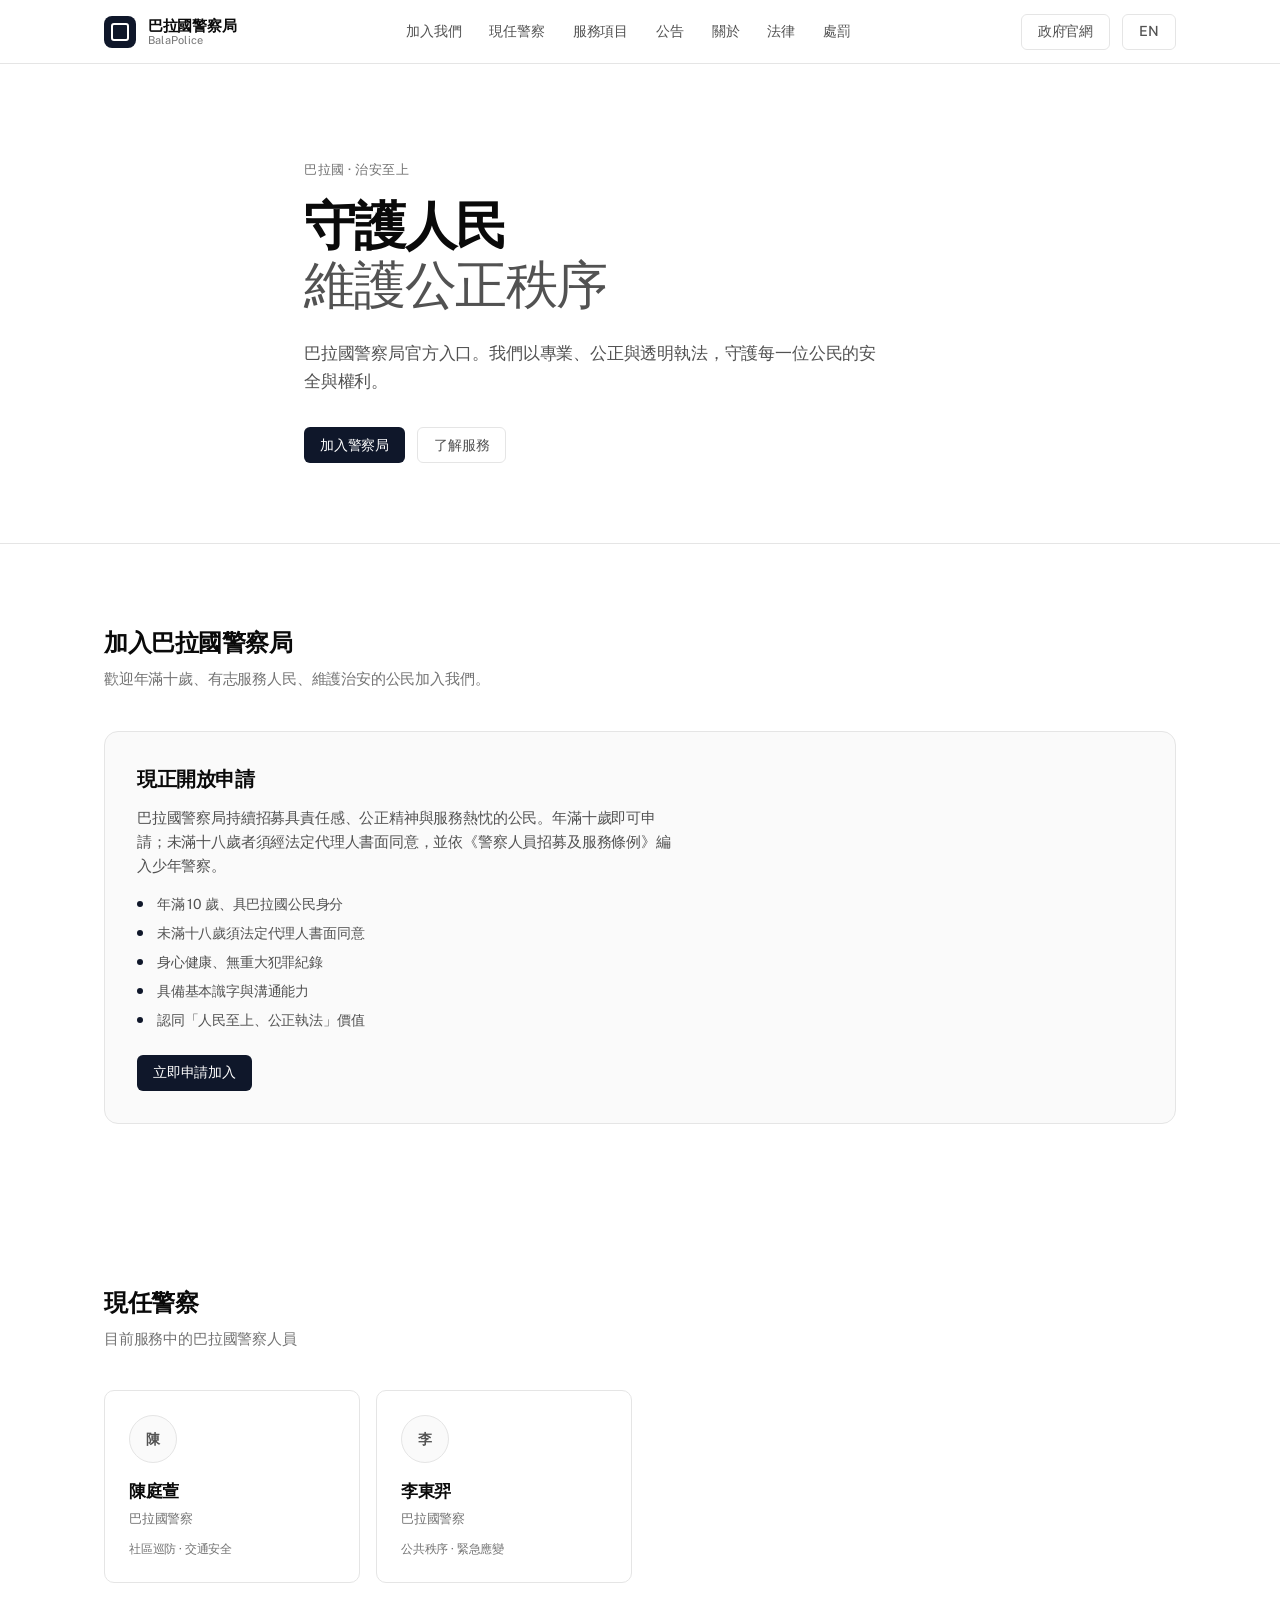
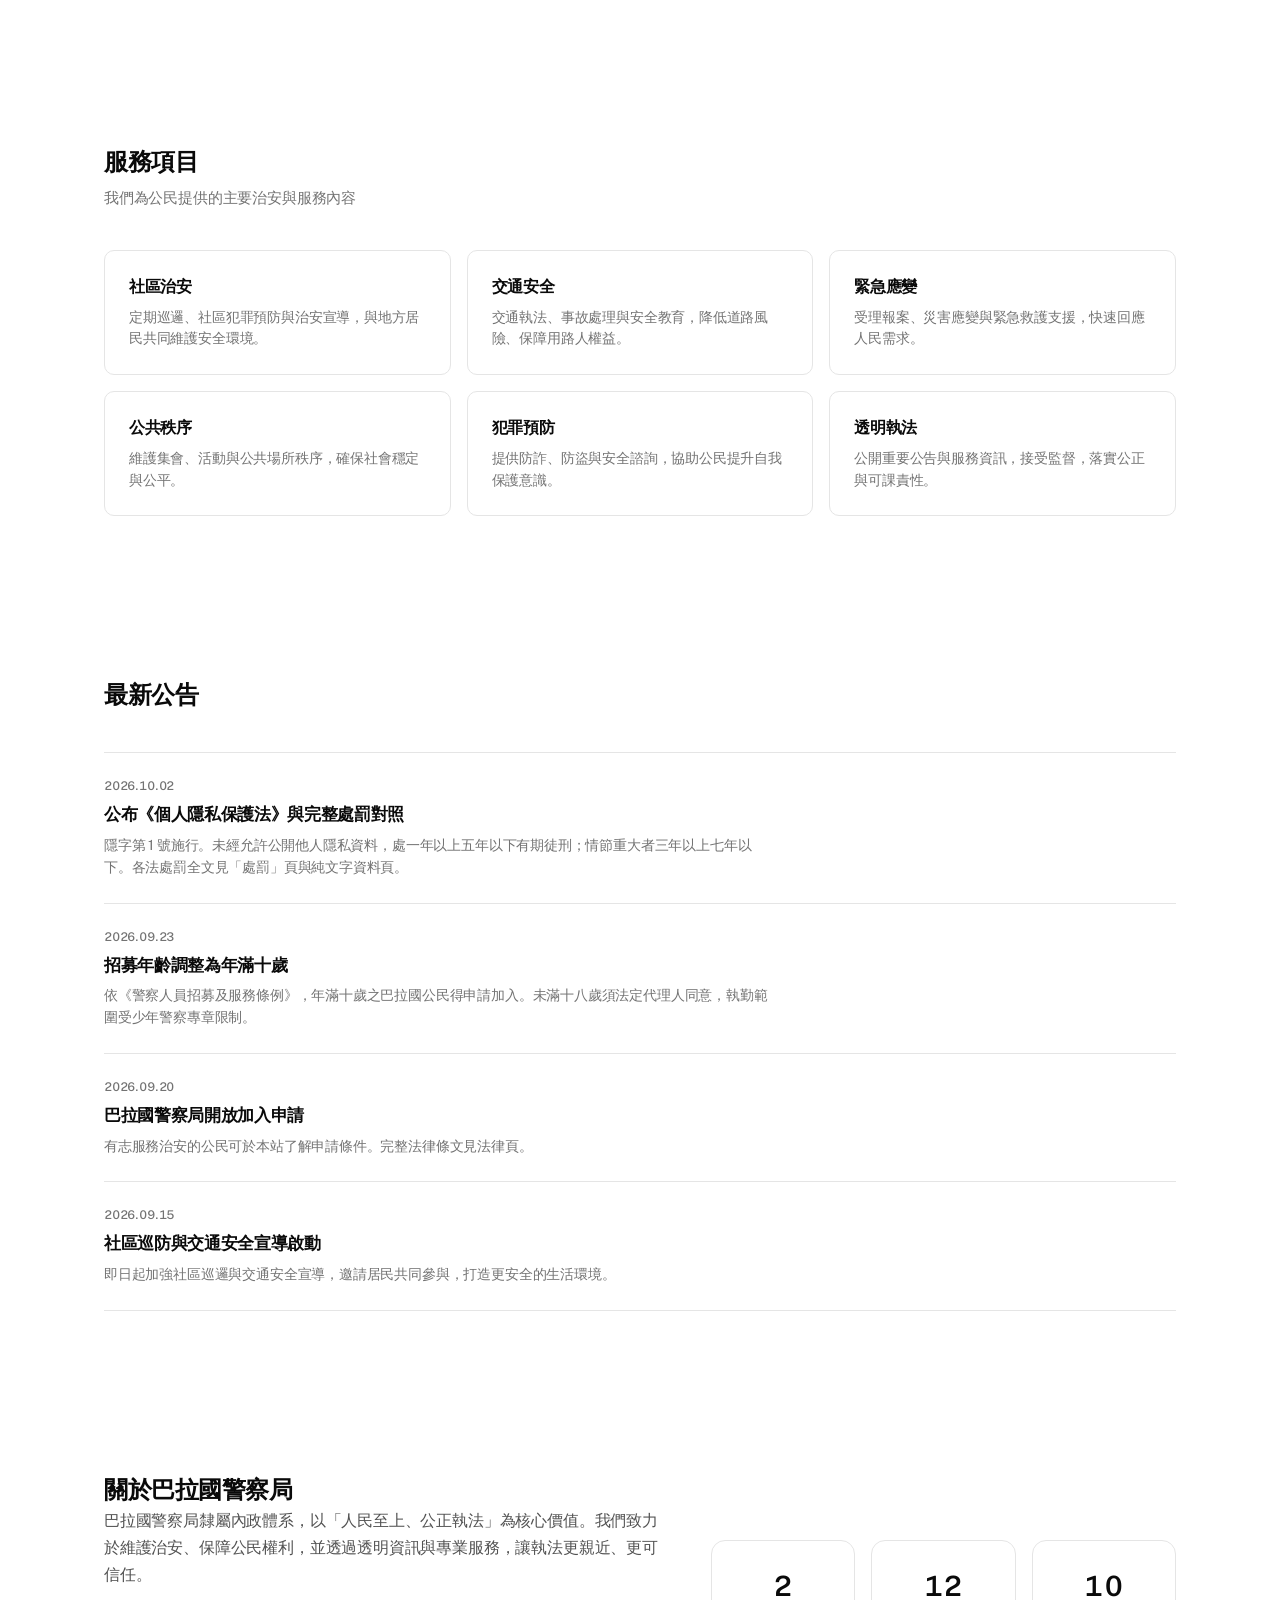
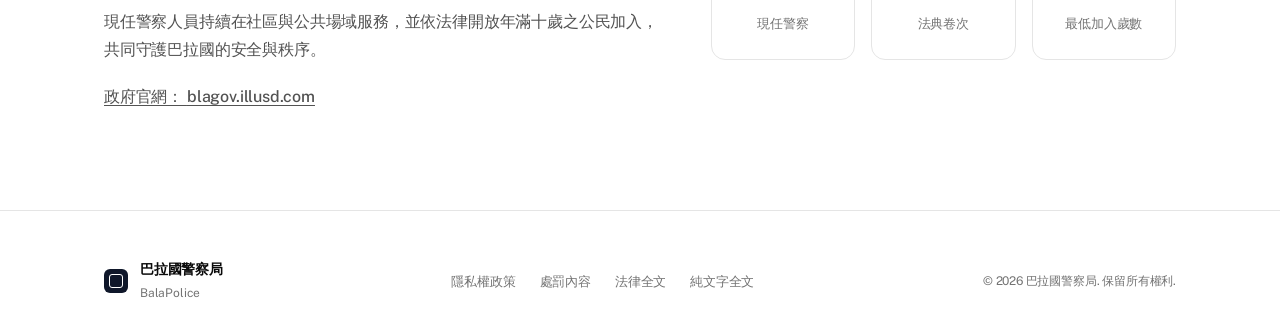
<file: index.html>
<!DOCTYPE html>
<html lang="zh-Hant">
<head>
  <meta charset="UTF-8">
  <meta name="viewport" content="width=device-width, initial-scale=1.0">
  <title>巴拉國警察局 | BalaPolice</title>
  <meta name="description" content="巴拉國警察局官方入口 — 維護治安、服務人民、公正執法">
  <link rel="preconnect" href="https://fonts.googleapis.com">
  <link rel="preconnect" href="https://fonts.gstatic.com" crossorigin>
  <link href="https://fonts.googleapis.com/css2?family=Public+Sans:ital,wght@0,300;0,400;0,500;0,600;0,700;1,400&display=swap" rel="stylesheet">
  <link rel="stylesheet" href="styles.css">
  <link rel="stylesheet" href="styles-extra.css">
</head>
<body>
  <a href="#main" class="skip-link">跳至主要內容</a>
  <header class="site-header" id="header">
    <div class="container header-inner">
      <a href="/" class="logo" aria-label="巴拉國警察局首頁">
        <span class="logo-mark" aria-hidden="true"></span>
        <span class="logo-text">
          <span class="logo-zh">巴拉國警察局</span>
          <span class="logo-en">BalaPolice</span>
        </span>
      </a>
      <nav class="nav" aria-label="主要導覽">
        <ul class="nav-list">
          <li><a href="#join" class="nav-link">加入我們</a></li>
          <li><a href="#officers" class="nav-link">現任警察</a></li>
          <li><a href="#services" class="nav-link">服務項目</a></li>
          <li><a href="#news" class="nav-link">公告</a></li>
          <li><a href="#about" class="nav-link">關於</a></li>
          <li><a href="laws.html" class="nav-link">法律</a></li>
          <li><a href="penalties.html" class="nav-link">處罰</a></li>
        </ul>
      </nav>
      <div class="header-actions">
        <a href="https://blagov.illusd.com/" class="btn btn-ghost" target="_blank" rel="noopener noreferrer">政府官網</a>
        <button class="btn btn-ghost" type="button" id="lang-toggle" aria-label="切換語言">EN</button>
        <button class="menu-toggle" type="button" aria-label="開啟選單" aria-expanded="false" id="menu-toggle">
          <span></span><span></span>
        </button>
      </div>
    </div>
  </header>
  <div class="mobile-nav" id="mobile-nav" hidden>
    <nav aria-label="行動導覽">
      <ul>
        <li><a href="#join">加入我們</a></li>
        <li><a href="#officers">現任警察</a></li>
        <li><a href="#services">服務項目</a></li>
        <li><a href="#news">公告</a></li>
        <li><a href="#about">關於</a></li>
        <li><a href="laws.html">法律</a></li>
        <li><a href="penalties.html">處罰</a></li>
        <li><a href="laws-fetch.html">純文字全文</a></li>
        <li><a href="https://blagov.illusd.com/" target="_blank" rel="noopener noreferrer">政府官網</a></li>
      </ul>
    </nav>
  </div>
  <main id="main">
    <section class="hero">
      <div class="container hero-inner">
        <p class="hero-eyebrow">巴拉國 · 治安至上</p>
        <h1 class="hero-title">守護人民<br><span class="hero-title-accent">維護公正秩序</span></h1>
        <p class="hero-desc">巴拉國警察局官方入口。我們以專業、公正與透明執法，守護每一位公民的安全與權利。</p>
        <div class="hero-actions">
          <a href="#join" class="btn btn-primary">加入警察局</a>
          <a href="#services" class="btn btn-ghost">了解服務</a>
        </div>
      </div>
    </section>
    <section class="section join" id="join">
      <div class="container">
        <header class="section-header">
          <div>
            <h2 class="section-title">加入巴拉國警察局</h2>
            <p class="section-desc">歡迎年滿十歲、有志服務人民、維護治安的公民加入我們。</p>
          </div>
        </header>
        <div class="join-banner" data-stagger>
          <div class="join-banner-text">
            <h3>現正開放申請</h3>
            <p>巴拉國警察局持續招募具責任感、公正精神與服務熱忱的公民。年滿十歲即可申請；未滿十八歲者須經法定代理人書面同意，並依《警察人員招募及服務條例》編入少年警察。</p>
            <ul class="join-list">
              <li>年滿 10 歲、具巴拉國公民身分</li>
              <li>未滿十八歲須法定代理人書面同意</li>
              <li>身心健康、無重大犯罪紀錄</li>
              <li>具備基本識字與溝通能力</li>
              <li>認同「人民至上、公正執法」價值</li>
            </ul>
            <a href="https://forms.gle/H8WPyTT5m5z1YBww5" class="btn btn-primary" target="_blank" rel="noopener noreferrer">立即申請加入</a>
          </div>
        </div>
      </div>
    </section>
    <section class="section officers" id="officers">
      <div class="container">
        <header class="section-header">
          <div>
            <h2 class="section-title">現任警察</h2>
            <p class="section-desc">目前服務中的巴拉國警察人員</p>
          </div>
        </header>
        <div class="officers-grid">
          <article class="officer-card" data-stagger>
            <div class="officer-photo" aria-hidden="true"><div class="officer-initials">陳</div></div>
            <h3>陳庭萱</h3>
            <p class="officer-role">巴拉國警察</p>
            <p class="officer-meta">社區巡防 · 交通安全</p>
          </article>
          <article class="officer-card" data-stagger>
            <div class="officer-photo" aria-hidden="true"><div class="officer-initials">李</div></div>
            <h3>李東羿</h3>
            <p class="officer-role">巴拉國警察</p>
            <p class="officer-meta">公共秩序 · 緊急應變</p>
          </article>
        </div>
      </div>
    </section>
    <section class="section services" id="services">
      <div class="container">
        <header class="section-header">
          <div>
            <h2 class="section-title">服務項目</h2>
            <p class="section-desc">我們為公民提供的主要治安與服務內容</p>
          </div>
        </header>
        <div class="services-grid">
          <article class="service-card" data-stagger><h3>社區治安</h3><p>定期巡邏、社區犯罪預防與治安宣導，與地方居民共同維護安全環境。</p></article>
          <article class="service-card" data-stagger><h3>交通安全</h3><p>交通執法、事故處理與安全教育，降低道路風險、保障用路人權益。</p></article>
          <article class="service-card" data-stagger><h3>緊急應變</h3><p>受理報案、災害應變與緊急救護支援，快速回應人民需求。</p></article>
          <article class="service-card" data-stagger><h3>公共秩序</h3><p>維護集會、活動與公共場所秩序，確保社會穩定與公平。</p></article>
          <article class="service-card" data-stagger><h3>犯罪預防</h3><p>提供防詐、防盜與安全諮詢，協助公民提升自我保護意識。</p></article>
          <article class="service-card" data-stagger><h3>透明執法</h3><p>公開重要公告與服務資訊，接受監督，落實公正與可課責性。</p></article>
        </div>
      </div>
    </section>
    <section class="section news" id="news">
      <div class="container">
        <header class="section-header"><h2 class="section-title">最新公告</h2></header>
        <div class="news-list">
          <article class="news-item" data-stagger>
            <time datetime="2026-10-02">2026.10.02</time>
            <h3>公布《個人隱私保護法》與完整處罰對照</h3>
            <p>隱字第 1 號施行。未經允許公開他人隱私資料，處一年以上五年以下有期徒刑；情節重大者三年以上七年以下。各法處罰全文見「處罰」頁與純文字資料頁。</p>
          </article>
          <article class="news-item" data-stagger>
            <time datetime="2026-09-23">2026.09.23</time>
            <h3>招募年齡調整為年滿十歲</h3>
            <p>依《警察人員招募及服務條例》，年滿十歲之巴拉國公民得申請加入。未滿十八歲須法定代理人同意，執勤範圍受少年警察專章限制。</p>
          </article>
          <article class="news-item" data-stagger>
            <time datetime="2026-09-20">2026.09.20</time>
            <h3>巴拉國警察局開放加入申請</h3>
            <p>有志服務治安的公民可於本站了解申請條件。完整法律條文見法律頁。</p>
          </article>
          <article class="news-item" data-stagger>
            <time datetime="2026-09-15">2026.09.15</time>
            <h3>社區巡防與交通安全宣導啟動</h3>
            <p>即日起加強社區巡邏與交通安全宣導，邀請居民共同參與，打造更安全的生活環境。</p>
          </article>
        </div>
      </div>
    </section>
    <section class="section about" id="about">
      <div class="container about-inner">
        <div class="about-content">
          <h2 class="section-title">關於巴拉國警察局</h2>
          <p>巴拉國警察局隸屬內政體系，以「人民至上、公正執法」為核心價值。我們致力於維護治安、保障公民權利，並透過透明資訊與專業服務，讓執法更親近、更可信任。</p>
          <p>現任警察人員持續在社區與公共場域服務，並依法律開放年滿十歲之公民加入，共同守護巴拉國的安全與秩序。</p>
          <p class="about-link">政府官網： <a href="https://blagov.illusd.com/" target="_blank" rel="noopener noreferrer">blagov.illusd.com</a></p>
        </div>
        <div class="about-stats">
          <div class="stat" data-stagger><span class="stat-value">2</span><span class="stat-label">現任警察</span></div>
          <div class="stat" data-stagger><span class="stat-value">12</span><span class="stat-label">法典卷次</span></div>
          <div class="stat" data-stagger><span class="stat-value">10</span><span class="stat-label">最低加入歲數</span></div>
        </div>
      </div>
    </section>
  </main>
  <footer class="site-footer">
    <div class="container footer-inner">
      <div class="footer-brand">
        <span class="logo-mark small" aria-hidden="true"></span>
        <div><strong>巴拉國警察局</strong><span>BalaPolice</span></div>
      </div>
      <div class="footer-links">
        <a href="laws.html#privacy">隱私權政策</a>
        <a href="penalties.html">處罰內容</a>
        <a href="laws.html">法律全文</a>
        <a href="laws-fetch.html">純文字全文</a>
      </div>
      <p class="footer-copy">© 2026 巴拉國警察局. 保留所有權利.</p>
    </div>
  </footer>
  <script src="script.js"></script>
</body>
</html>
</file>
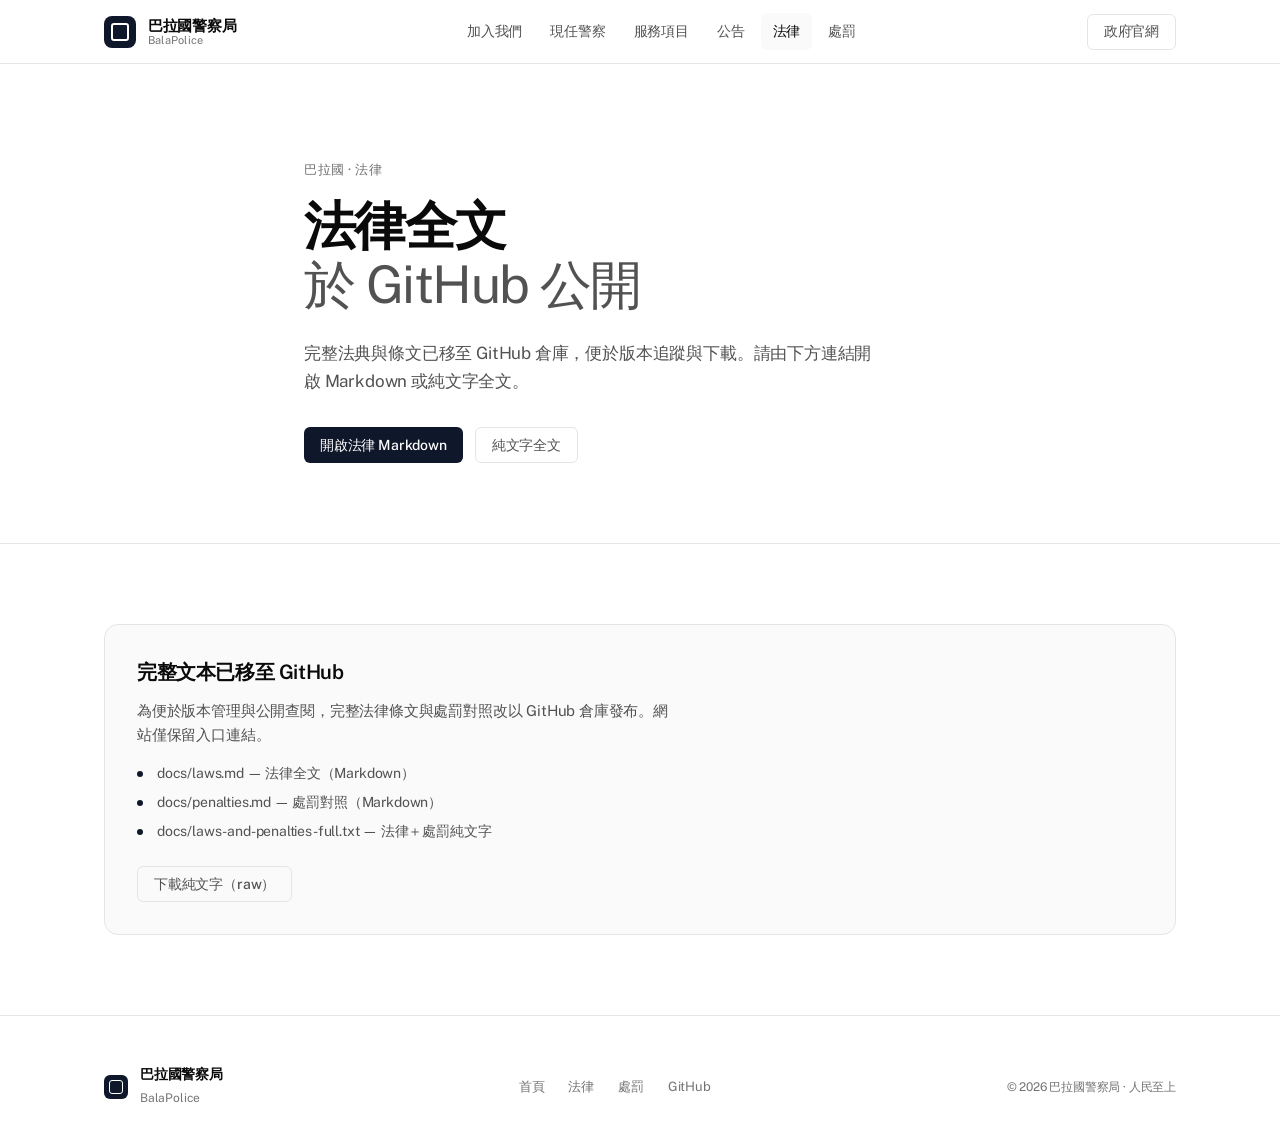
<file: laws.html>
<!DOCTYPE html>
<html lang="zh-Hant">
<head>
  <meta charset="UTF-8">
  <meta name="viewport" content="width=device-width, initial-scale=1.0">
  <title>法律全文 | BalaPolice</title>
  <meta name="description" content="巴拉國法律全文已發布於 GitHub">
  <link rel="preconnect" href="https://fonts.googleapis.com">
  <link rel="preconnect" href="https://fonts.gstatic.com" crossorigin>
  <link href="https://fonts.googleapis.com/css2?family=Public+Sans:ital,wght@0,300;0,400;0,500;0,600;0,700;1,400&display=swap" rel="stylesheet">
  <link rel="stylesheet" href="styles.css">
  <link rel="stylesheet" href="styles-extra.css">
</head>
<body>
  <a href="#main" class="skip-link">跳至主要內容</a>
  <header class="site-header" id="header">
    <div class="container header-inner">
      <a href="index.html" class="logo" aria-label="巴拉國警察局首頁">
        <span class="logo-mark" aria-hidden="true"></span>
        <span class="logo-text">
          <span class="logo-zh">巴拉國警察局</span>
          <span class="logo-en">BalaPolice</span>
        </span>
      </a>
      <nav class="nav" aria-label="主要導覽">
        <ul class="nav-list">
          <li><a href="index.html#join" class="nav-link">加入我們</a></li>
          <li><a href="index.html#officers" class="nav-link">現任警察</a></li>
          <li><a href="index.html#services" class="nav-link">服務項目</a></li>
          <li><a href="index.html#news" class="nav-link">公告</a></li>
          <li><a href="laws.html" class="nav-link is-active">法律</a></li>
          <li><a href="penalties.html" class="nav-link">處罰</a></li>
        </ul>
      </nav>
      <div class="header-actions">
        <a href="https://blagov.illusd.com/" class="btn btn-ghost" target="_blank" rel="noopener noreferrer">政府官網</a>
        <button class="menu-toggle" type="button" aria-label="開啟選單" aria-expanded="false" id="menu-toggle">
          <span></span><span></span>
        </button>
      </div>
    </div>
  </header>
  <div class="mobile-nav" id="mobile-nav" hidden>
    <nav aria-label="行動導覽">
      <ul>
        <li><a href="index.html#join">加入我們</a></li>
        <li><a href="index.html#officers">現任警察</a></li>
        <li><a href="index.html#services">服務項目</a></li>
        <li><a href="index.html#news">公告</a></li>
        <li><a href="laws.html">法律</a></li>
        <li><a href="penalties.html">處罰</a></li>
      </ul>
    </nav>
  </div>
  <main id="main">
    <section class="hero">
      <div class="container hero-inner">
        <p class="hero-eyebrow">巴拉國 · 法律</p>
        <h1 class="hero-title">法律全文<br><span class="hero-title-accent">於 GitHub 公開</span></h1>
        <p class="hero-desc">完整法典與條文已移至 GitHub 倉庫，便於版本追蹤與下載。請由下方連結開啟 Markdown 或純文字全文。</p>
        <div class="hero-actions">
          <a href="https://github.com/illusd/blapolice-file/blob/main/docs/laws.md" class="btn btn-primary" target="_blank" rel="noopener noreferrer">開啟法律 Markdown</a>
          <a href="https://github.com/illusd/blapolice-file/blob/main/docs/laws-and-penalties-full.txt" class="btn btn-ghost" target="_blank" rel="noopener noreferrer">純文字全文</a>
        </div>
      </div>
    </section>
    <section class="section">
      <div class="container">
        <div class="join-banner" data-stagger>
          <div class="join-banner-text">
            <h3>完整文本已移至 GitHub</h3>
            <p>為便於版本管理與公開查閱，完整法律條文與處罰對照改以 GitHub 倉庫發布。網站僅保留入口連結。</p>
            <ul class="join-list">
              <li><a href="https://github.com/illusd/blapolice-file/blob/main/docs/laws.md" target="_blank" rel="noopener noreferrer">docs/laws.md — 法律全文（Markdown）</a></li>
              <li><a href="https://github.com/illusd/blapolice-file/blob/main/docs/penalties.md" target="_blank" rel="noopener noreferrer">docs/penalties.md — 處罰對照（Markdown）</a></li>
              <li><a href="https://github.com/illusd/blapolice-file/blob/main/docs/laws-and-penalties-full.txt" target="_blank" rel="noopener noreferrer">docs/laws-and-penalties-full.txt — 法律＋處罰純文字</a></li>
            </ul>
            <p style="margin-top:1rem"><a href="https://raw.githubusercontent.com/illusd/blapolice-file/main/docs/laws-and-penalties-full.txt" class="btn btn-ghost" target="_blank" rel="noopener noreferrer">下載純文字（raw）</a></p>
          </div>
        </div>
      </div>
    </section>
  </main>
  <footer class="site-footer">
    <div class="container footer-inner">
      <div class="footer-brand">
        <span class="logo-mark small" aria-hidden="true"></span>
        <div><strong>巴拉國警察局</strong><span>BalaPolice</span></div>
      </div>
      <div class="footer-links">
        <a href="index.html">首頁</a>
        <a href="laws.html">法律</a>
        <a href="penalties.html">處罰</a>
        <a href="https://github.com/illusd/blapolice-file" target="_blank" rel="noopener noreferrer">GitHub</a>
      </div>
      <p class="footer-copy">© 2026 巴拉國警察局 · 人民至上</p>
    </div>
  </footer>
  <script src="script.js"></script>
</body>
</html>
</file>
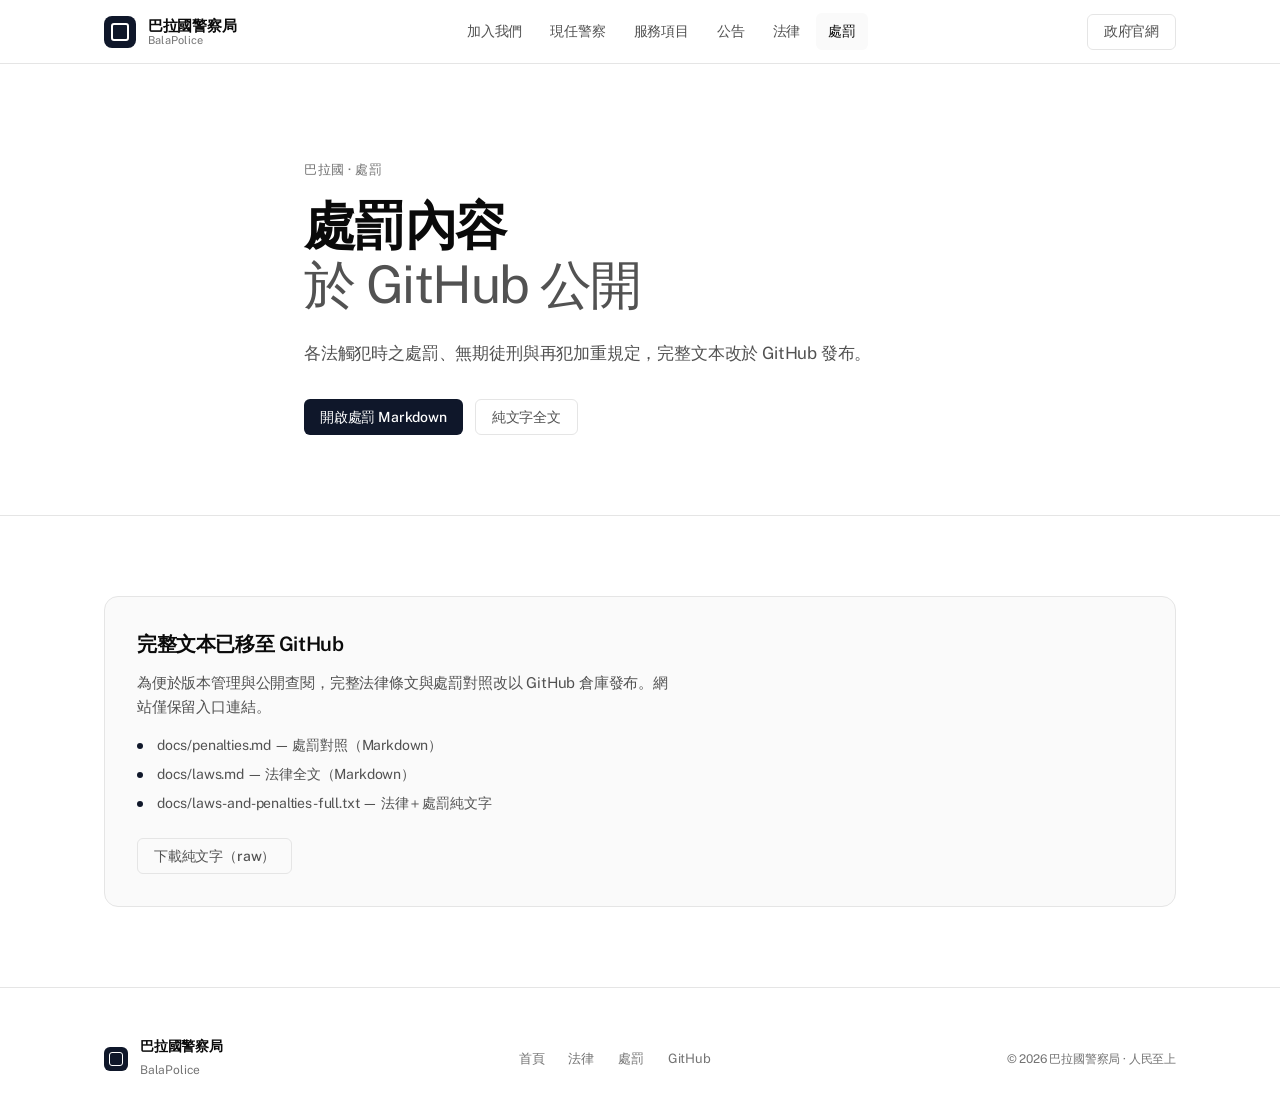
<file: penalties.html>
<!DOCTYPE html>
<html lang="zh-Hant">
<head>
  <meta charset="UTF-8">
  <meta name="viewport" content="width=device-width, initial-scale=1.0">
  <title>處罰內容 | BalaPolice</title>
  <meta name="description" content="巴拉國處罰內容已發布於 GitHub">
  <link rel="preconnect" href="https://fonts.googleapis.com">
  <link rel="preconnect" href="https://fonts.gstatic.com" crossorigin>
  <link href="https://fonts.googleapis.com/css2?family=Public+Sans:ital,wght@0,300;0,400;0,500;0,600;0,700;1,400&display=swap" rel="stylesheet">
  <link rel="stylesheet" href="styles.css">
  <link rel="stylesheet" href="styles-extra.css">
</head>
<body>
  <a href="#main" class="skip-link">跳至主要內容</a>
  <header class="site-header" id="header">
    <div class="container header-inner">
      <a href="index.html" class="logo" aria-label="巴拉國警察局首頁">
        <span class="logo-mark" aria-hidden="true"></span>
        <span class="logo-text">
          <span class="logo-zh">巴拉國警察局</span>
          <span class="logo-en">BalaPolice</span>
        </span>
      </a>
      <nav class="nav" aria-label="主要導覽">
        <ul class="nav-list">
          <li><a href="index.html#join" class="nav-link">加入我們</a></li>
          <li><a href="index.html#officers" class="nav-link">現任警察</a></li>
          <li><a href="index.html#services" class="nav-link">服務項目</a></li>
          <li><a href="index.html#news" class="nav-link">公告</a></li>
          <li><a href="laws.html" class="nav-link">法律</a></li>
          <li><a href="penalties.html" class="nav-link is-active">處罰</a></li>
        </ul>
      </nav>
      <div class="header-actions">
        <a href="https://blagov.illusd.com/" class="btn btn-ghost" target="_blank" rel="noopener noreferrer">政府官網</a>
        <button class="menu-toggle" type="button" aria-label="開啟選單" aria-expanded="false" id="menu-toggle">
          <span></span><span></span>
        </button>
      </div>
    </div>
  </header>
  <div class="mobile-nav" id="mobile-nav" hidden>
    <nav aria-label="行動導覽">
      <ul>
        <li><a href="index.html#join">加入我們</a></li>
        <li><a href="index.html#officers">現任警察</a></li>
        <li><a href="index.html#services">服務項目</a></li>
        <li><a href="index.html#news">公告</a></li>
        <li><a href="laws.html">法律</a></li>
        <li><a href="penalties.html">處罰</a></li>
      </ul>
    </nav>
  </div>
  <main id="main">
    <section class="hero">
      <div class="container hero-inner">
        <p class="hero-eyebrow">巴拉國 · 處罰</p>
        <h1 class="hero-title">處罰內容<br><span class="hero-title-accent">於 GitHub 公開</span></h1>
        <p class="hero-desc">各法觸犯時之處罰、無期徒刑與再犯加重規定，完整文本改於 GitHub 發布。</p>
        <div class="hero-actions">
          <a href="https://github.com/illusd/blapolice-file/blob/main/docs/penalties.md" class="btn btn-primary" target="_blank" rel="noopener noreferrer">開啟處罰 Markdown</a>
          <a href="https://github.com/illusd/blapolice-file/blob/main/docs/laws-and-penalties-full.txt" class="btn btn-ghost" target="_blank" rel="noopener noreferrer">純文字全文</a>
        </div>
      </div>
    </section>
    <section class="section">
      <div class="container">
        <div class="join-banner" data-stagger>
          <div class="join-banner-text">
            <h3>完整文本已移至 GitHub</h3>
            <p>為便於版本管理與公開查閱，完整法律條文與處罰對照改以 GitHub 倉庫發布。網站僅保留入口連結。</p>
            <ul class="join-list">
              <li><a href="https://github.com/illusd/blapolice-file/blob/main/docs/penalties.md" target="_blank" rel="noopener noreferrer">docs/penalties.md — 處罰對照（Markdown）</a></li>
              <li><a href="https://github.com/illusd/blapolice-file/blob/main/docs/laws.md" target="_blank" rel="noopener noreferrer">docs/laws.md — 法律全文（Markdown）</a></li>
              <li><a href="https://github.com/illusd/blapolice-file/blob/main/docs/laws-and-penalties-full.txt" target="_blank" rel="noopener noreferrer">docs/laws-and-penalties-full.txt — 法律＋處罰純文字</a></li>
            </ul>
            <p style="margin-top:1rem"><a href="https://raw.githubusercontent.com/illusd/blapolice-file/main/docs/laws-and-penalties-full.txt" class="btn btn-ghost" target="_blank" rel="noopener noreferrer">下載純文字（raw）</a></p>
          </div>
        </div>
      </div>
    </section>
  </main>
  <footer class="site-footer">
    <div class="container footer-inner">
      <div class="footer-brand">
        <span class="logo-mark small" aria-hidden="true"></span>
        <div><strong>巴拉國警察局</strong><span>BalaPolice</span></div>
      </div>
      <div class="footer-links">
        <a href="index.html">首頁</a>
        <a href="laws.html">法律</a>
        <a href="penalties.html">處罰</a>
        <a href="https://github.com/illusd/blapolice-file" target="_blank" rel="noopener noreferrer">GitHub</a>
      </div>
      <p class="footer-copy">© 2026 巴拉國警察局 · 人民至上</p>
    </div>
  </footer>
  <script src="script.js"></script>
</body>
</html>
</file>
<file: styles.css>
/* BalalaGovernment / BalaPolice */
:root {
  --bg: #ffffff; --bg-subtle: #fafafa; --text: #0a0a0a; --text-secondary: #525252; --text-muted: #737373;
  --border: #e5e5e5; --border-strong: #d4d4d4; --accent: #0f172a; --accent-hover: #1e293b;
  --font: "Public Sans", system-ui, -apple-system, BlinkMacSystemFont, "Segoe UI", sans-serif;
  --tracking-tight: -0.02em; --tracking-display: -0.03em;
  --space-1: 0.25rem; --space-2: 0.5rem; --space-3: 0.75rem; --space-4: 1rem;
  --space-5: 1.25rem; --space-6: 1.5rem; --space-8: 2rem; --space-10: 2.5rem;
  --space-12: 3rem; --space-16: 4rem; --space-20: 5rem; --space-24: 6rem;
  --radius-sm: 6px; --radius: 10px; --radius-lg: 14px;
  --ease-out: cubic-bezier(0.23, 1, 0.32, 1);
  --duration-fast: 140ms; --duration: 220ms; --duration-slow: 320ms;
  --container: 1120px; --header-h: 64px;
}
*, *::before, *::after { box-sizing: border-box; margin: 0; padding: 0; }
html {
  font-family: var(--font); font-optical-sizing: auto;
  -webkit-font-smoothing: antialiased; scroll-behavior: smooth;
  background: var(--bg); color: var(--text);
}
body { min-height: 100vh; line-height: 1.5; letter-spacing: -0.011em; background: var(--bg); -webkit-tap-highlight-color: transparent; }
img, svg { display: block; max-width: 100%; }
a { color: inherit; text-decoration: none; }
ul { list-style: none; }
button { font: inherit; cursor: pointer; border: none; background: none; }
:focus, :focus-visible, button:focus, a:focus, input:focus, textarea:focus, select:focus { outline: none !important; box-shadow: none !important; }
button, a, input, textarea, select { -webkit-tap-highlight-color: transparent; }
.skip-link {
  position: absolute; top: -100%; left: var(--space-4); z-index: 100;
  padding: var(--space-2) var(--space-4); background: var(--accent); color: white;
  border-radius: var(--radius-sm); font-size: 0.875rem; font-weight: 500;
}
.skip-link:focus { top: var(--space-4); }
.container { width: 100%; max-width: var(--container); margin-inline: auto; padding-inline: var(--space-6); }
.site-header {
  position: sticky; top: 0; z-index: 50; height: var(--header-h);
  background: rgba(255,255,255,0.85); backdrop-filter: saturate(180%) blur(12px);
  -webkit-backdrop-filter: saturate(180%) blur(12px); border-bottom: 1px solid var(--border);
}
.header-inner { display: flex; align-items: center; justify-content: space-between; height: 100%; gap: var(--space-6); }
.logo { display: flex; align-items: center; gap: var(--space-3); flex-shrink: 0; }
.logo-mark { width: 32px; height: 32px; border-radius: 8px; background: var(--accent); position: relative; }
.logo-mark::after { content: ""; position: absolute; inset: 7px; border: 2px solid white; border-radius: 3px; }
.logo-mark.small { width: 24px; height: 24px; border-radius: 6px; }
.logo-mark.small::after { inset: 5px; border-width: 1.5px; }
.logo-text { display: flex; flex-direction: column; line-height: 1.15; }
.logo-zh { font-size: 0.9375rem; font-weight: 600; letter-spacing: var(--tracking-tight); }
.logo-en { font-size: 0.6875rem; color: var(--text-muted); letter-spacing: 0.02em; }
.nav { display: none; }
@media (min-width: 900px) { .nav { display: block; } }
.nav-list { display: flex; gap: var(--space-1); }
.nav-link {
  display: block; padding: var(--space-2) var(--space-3); font-size: 0.875rem; font-weight: 500;
  color: var(--text-secondary); border-radius: var(--radius-sm);
  transition: color var(--duration-fast) var(--ease-out), background var(--duration-fast) var(--ease-out);
}
.nav-link:hover, .nav-link.is-active { color: var(--text); background: var(--bg-subtle); }
.header-actions { display: flex; align-items: center; gap: var(--space-3); }
.btn {
  display: inline-flex; align-items: center; justify-content: center; height: 36px; padding: 0 var(--space-4);
  font-size: 0.875rem; font-weight: 500; border-radius: var(--radius-sm);
  transition: transform var(--duration-fast) var(--ease-out), background var(--duration-fast) var(--ease-out), color var(--duration-fast) var(--ease-out), border-color var(--duration-fast) var(--ease-out);
  outline: none; box-shadow: none;
}
.btn:active { transform: scale(0.97); }
.btn:focus, .btn:focus-visible { outline: none; box-shadow: none; }
.btn-primary { background: var(--accent); color: white; }
.btn-primary:hover { background: var(--accent-hover); }
.btn-ghost { background: transparent; color: var(--text-secondary); border: 1px solid var(--border); }
.btn-ghost:hover { color: var(--text); border-color: var(--border-strong); background: var(--bg-subtle); }
.menu-toggle { display: flex; flex-direction: column; justify-content: center; gap: 5px; width: 36px; height: 36px; padding: 8px; outline: none; }
.menu-toggle span { display: block; height: 1.5px; background: var(--text); border-radius: 1px; transition: transform var(--duration) var(--ease-out); }
.menu-toggle[aria-expanded="true"] span:first-child { transform: translateY(3.25px) rotate(45deg); }
.menu-toggle[aria-expanded="true"] span:last-child { transform: translateY(-3.25px) rotate(-45deg); }
@media (min-width: 900px) { .menu-toggle { display: none; } }
.mobile-nav {
  position: fixed; inset: var(--header-h) 0 0 0; background: var(--bg); z-index: 40;
  padding: var(--space-8) var(--space-6); border-top: 1px solid var(--border);
  transform: translateY(-8px); opacity: 0; pointer-events: none;
  transition: opacity var(--duration) var(--ease-out), transform var(--duration) var(--ease-out);
}
.mobile-nav[data-open="true"] { opacity: 1; transform: translateY(0); pointer-events: auto; }
.mobile-nav ul { display: flex; flex-direction: column; gap: var(--space-1); }
.mobile-nav a { display: block; padding: var(--space-4); font-size: 1.125rem; font-weight: 500; border-radius: var(--radius); }
.mobile-nav a:hover { background: var(--bg-subtle); }
.hero { padding: var(--space-20) 0 var(--space-16); border-bottom: 1px solid var(--border); }
@media (min-width: 768px) { .hero { padding: var(--space-24) 0 var(--space-20); } }
.hero-inner { max-width: 720px; }
.hero-eyebrow { font-size: 0.8125rem; font-weight: 500; color: var(--text-muted); letter-spacing: 0.04em; text-transform: uppercase; margin-bottom: var(--space-4); }
.hero-title { font-size: clamp(2.25rem, 5vw, 3.25rem); font-weight: 600; line-height: 1.15; letter-spacing: var(--tracking-display); margin-bottom: var(--space-6); }
.hero-title-accent { color: var(--text-secondary); font-weight: 400; }
.hero-desc { font-size: 1.0625rem; color: var(--text-secondary); line-height: 1.65; max-width: 34em; }
.hero-actions { display: flex; flex-wrap: wrap; gap: var(--space-3); margin-top: var(--space-8); }
.section { padding: var(--space-16) 0; }
@media (min-width: 768px) { .section { padding: var(--space-20) 0; } }
.section-header { display: flex; flex-wrap: wrap; align-items: baseline; justify-content: space-between; gap: var(--space-4); margin-bottom: var(--space-10); }
.section-title { font-size: 1.5rem; font-weight: 600; letter-spacing: var(--tracking-tight); }
.section-desc { font-size: 0.9375rem; color: var(--text-muted); margin-top: var(--space-2); }
.news-list { display: flex; flex-direction: column; border-top: 1px solid var(--border); }
.news-item { padding: var(--space-6) 0; border-bottom: 1px solid var(--border); }
.news-item time { display: block; font-size: 0.75rem; font-weight: 500; color: var(--text-muted); margin-bottom: var(--space-2); font-variant-numeric: tabular-nums; }
.news-item h3 { font-size: 1.0625rem; font-weight: 600; letter-spacing: var(--tracking-tight); margin-bottom: var(--space-2); line-height: 1.4; }
.news-item p { font-size: 0.875rem; color: var(--text-muted); line-height: 1.55; max-width: 48em; }
.about-inner { display: grid; gap: var(--space-12); }
@media (min-width: 800px) { .about-inner { grid-template-columns: 1.2fr 1fr; align-items: center; } }
.about-content p { font-size: 1rem; color: var(--text-secondary); line-height: 1.7; margin-bottom: var(--space-5); max-width: 36em; }
.about-stats { display: grid; grid-template-columns: repeat(3, 1fr); gap: var(--space-4); }
.stat { text-align: center; padding: var(--space-6) var(--space-4); border: 1px solid var(--border); border-radius: var(--radius-lg); background: var(--bg); }
.stat-value { display: block; font-size: 1.75rem; font-weight: 600; letter-spacing: var(--tracking-tight); font-variant-numeric: tabular-nums; margin-bottom: var(--space-1); }
.stat-label { font-size: 0.8125rem; color: var(--text-muted); }
.site-footer { padding: var(--space-12) 0 var(--space-8); border-top: 1px solid var(--border); }
.footer-inner { display: flex; flex-direction: column; gap: var(--space-6); align-items: flex-start; }
@media (min-width: 700px) { .footer-inner { flex-direction: row; align-items: center; justify-content: space-between; } }
.footer-brand { display: flex; align-items: center; gap: var(--space-3); }
.footer-brand strong { display: block; font-size: 0.875rem; font-weight: 600; }
.footer-brand span { font-size: 0.75rem; color: var(--text-muted); }
.footer-links { display: flex; flex-wrap: wrap; gap: var(--space-4) var(--space-6); }
.footer-links a { font-size: 0.8125rem; color: var(--text-muted); }
.footer-links a:hover { color: var(--text); }
.footer-copy { font-size: 0.75rem; color: var(--text-muted); }
[data-stagger] { opacity: 0; transform: translateY(12px); transition: opacity var(--duration-slow) var(--ease-out), transform var(--duration-slow) var(--ease-out); }
[data-stagger].is-visible { opacity: 1; transform: translateY(0); }
@media (prefers-reduced-motion: reduce) {
  html { scroll-behavior: auto; }
  *, *::before, *::after { animation-duration: 0.01ms !important; transition-duration: 0.01ms !important; }
  [data-stagger] { opacity: 1; transform: none; }
  .btn:active { transform: none; }
}
</file>
<file: styles-extra.css>
/* === BalaPolice extensions === */
.join-banner {
  display: flex; flex-wrap: wrap; align-items: center; justify-content: space-between;
  gap: var(--space-6); padding: var(--space-8); border: 1px solid var(--border);
  border-radius: var(--radius-lg); background: var(--bg-subtle);
}
.join-banner-text h3 { font-size: 1.25rem; font-weight: 600; letter-spacing: var(--tracking-tight); margin-bottom: var(--space-3); }
.join-banner-text p { font-size: 0.9375rem; color: var(--text-secondary); max-width: 36em; line-height: 1.6; }
.join-list { margin-top: var(--space-4); display: flex; flex-direction: column; gap: var(--space-2); margin-bottom: var(--space-6); }
.join-list li { font-size: 0.875rem; color: var(--text-secondary); padding-left: var(--space-5); position: relative; }
.join-list li::before { content: ""; position: absolute; left: 0; top: 0.55em; width: 6px; height: 6px; border-radius: 50%; background: var(--accent); }

.officers-grid {
  display: grid; grid-template-columns: repeat(auto-fill, minmax(240px, 1fr)); gap: var(--space-4);
}
.officer-card {
  padding: var(--space-6); border: 1px solid var(--border); border-radius: var(--radius);
  background: var(--bg); transition: border-color var(--duration) var(--ease-out);
}
.officer-card:hover { border-color: var(--border-strong); }
.officer-photo {
  width: 48px; height: 48px; border-radius: 50%; background: var(--bg-subtle);
  display: flex; align-items: center; justify-content: center; margin-bottom: var(--space-4);
  border: 1px solid var(--border);
}
.officer-initials { font-size: 0.875rem; font-weight: 600; color: var(--text-secondary); }
.officer-card h3 { font-size: 1.0625rem; font-weight: 600; letter-spacing: var(--tracking-tight); }
.officer-role { font-size: 0.8125rem; color: var(--text-muted); margin-top: var(--space-1); }
.officer-meta { font-size: 0.75rem; color: var(--text-muted); margin-top: var(--space-3); }

.services-grid {
  display: grid; grid-template-columns: repeat(auto-fill, minmax(260px, 1fr)); gap: var(--space-4);
}
.service-card {
  padding: var(--space-6); border: 1px solid var(--border); border-radius: var(--radius);
  transition: border-color var(--duration) var(--ease-out), transform var(--duration) var(--ease-out);
}
.service-card:hover { border-color: var(--border-strong); transform: translateY(-2px); }
.service-card h3 { font-size: 1rem; font-weight: 600; margin-bottom: var(--space-2); letter-spacing: var(--tracking-tight); }
.service-card p { font-size: 0.875rem; color: var(--text-muted); line-height: 1.55; }

.about-link { font-size: 0.875rem; font-weight: 500; color: var(--text); text-decoration: underline; text-underline-offset: 3px; }

/* Laws page */
.laws-hero { padding-bottom: var(--space-12); }
.laws-search { display: block; max-width: 28rem; margin-top: var(--space-6); }
.laws-search input {
  width: 100%; padding: 0.75rem 1rem; border: 1px solid var(--border); border-radius: var(--radius);
  font: inherit; background: var(--bg);
}
.laws-search input:focus { outline: none !important; box-shadow: none !important; border-color: var(--border-strong); }
.laws-layout { padding-bottom: var(--space-20); }
.laws-toc {
  display: flex; flex-wrap: wrap; gap: var(--space-2); margin-bottom: var(--space-10);
  padding-bottom: var(--space-6); border-bottom: 1px solid var(--border);
}
.laws-toc-title {
  width: 100%; font-size: 0.75rem; font-weight: 500; color: var(--text-muted);
  letter-spacing: 0.04em; text-transform: uppercase; margin-bottom: var(--space-2);
}
.laws-toc ol { display: flex; flex-wrap: wrap; gap: var(--space-2); list-style: none; margin: 0; padding: 0; }
.laws-toc a {
  display: inline-flex; align-items: center; gap: var(--space-2);
  padding: 0.375rem 0.75rem; font-size: 0.8125rem; color: var(--text-secondary);
  border: 1px solid var(--border); border-radius: 999px; background: var(--bg-subtle);
  transition: border-color var(--duration-fast) var(--ease-out), color var(--duration-fast) var(--ease-out), background var(--duration-fast) var(--ease-out);
}
.laws-toc a:hover { background: var(--bg); border-color: var(--border-strong); color: var(--text); }
.laws-toc-code {
  font-size: 0.6875rem; font-weight: 500; color: var(--text-muted);
  font-variant-numeric: tabular-nums; white-space: nowrap;
}
.laws-notice, .laws-empty { font-size: 0.875rem; color: var(--text-muted); margin-bottom: var(--space-8); }
.statute { margin-bottom: var(--space-16); scroll-margin-top: calc(var(--header-h) + 16px); }
.statute-head { padding-bottom: var(--space-6); border-bottom: 1px solid var(--border); margin-bottom: var(--space-8); }
.statute-meta {
  font-size: 0.75rem; font-weight: 500; color: var(--text-muted); letter-spacing: 0.04em;
  text-transform: uppercase; font-variant-numeric: tabular-nums; margin-bottom: var(--space-3);
}
.statute-head h2 { font-size: 1.5rem; font-weight: 600; letter-spacing: var(--tracking-tight); margin-bottom: var(--space-4); }
.statute-preamble { font-size: 0.9375rem; color: var(--text-secondary); line-height: 1.65; max-width: 40em; }
.statute-chapter { margin-bottom: var(--space-10); }
.statute-chapter h3 { font-size: 1.0625rem; font-weight: 600; letter-spacing: var(--tracking-tight); margin-bottom: var(--space-5); }
.article { padding: var(--space-5) 0; border-top: 1px solid var(--border); }
.article h4 { font-size: 0.8125rem; font-weight: 600; color: var(--text-muted); margin-bottom: var(--space-2); font-variant-numeric: tabular-nums; }
.article p { font-size: 0.9375rem; color: var(--text-secondary); line-height: 1.7; max-width: 48em; }
.penalty-item { padding: var(--space-5) 0; border-top: 1px solid var(--border); }
.penalty-item p { margin-bottom: 0.35rem; font-size: 0.9375rem; color: var(--text-secondary); line-height: 1.6; }
.penalty-item p:last-child { margin-bottom: 0; }
.penalty-item strong { color: var(--text); font-weight: 600; }

/* Laws: dynamic content always visible */
.laws-page .article,
.laws-page .penalty-item,
.laws-page .statute { opacity: 1 !important; transform: none !important; }

.visually-hidden {
  position: absolute; width: 1px; height: 1px; padding: 0; margin: -1px;
  overflow: hidden; clip: rect(0,0,0,0); white-space: nowrap; border: 0;
}

@media (prefers-reduced-motion: reduce) {
  .service-card:hover { transform: none; }
}
</file>
